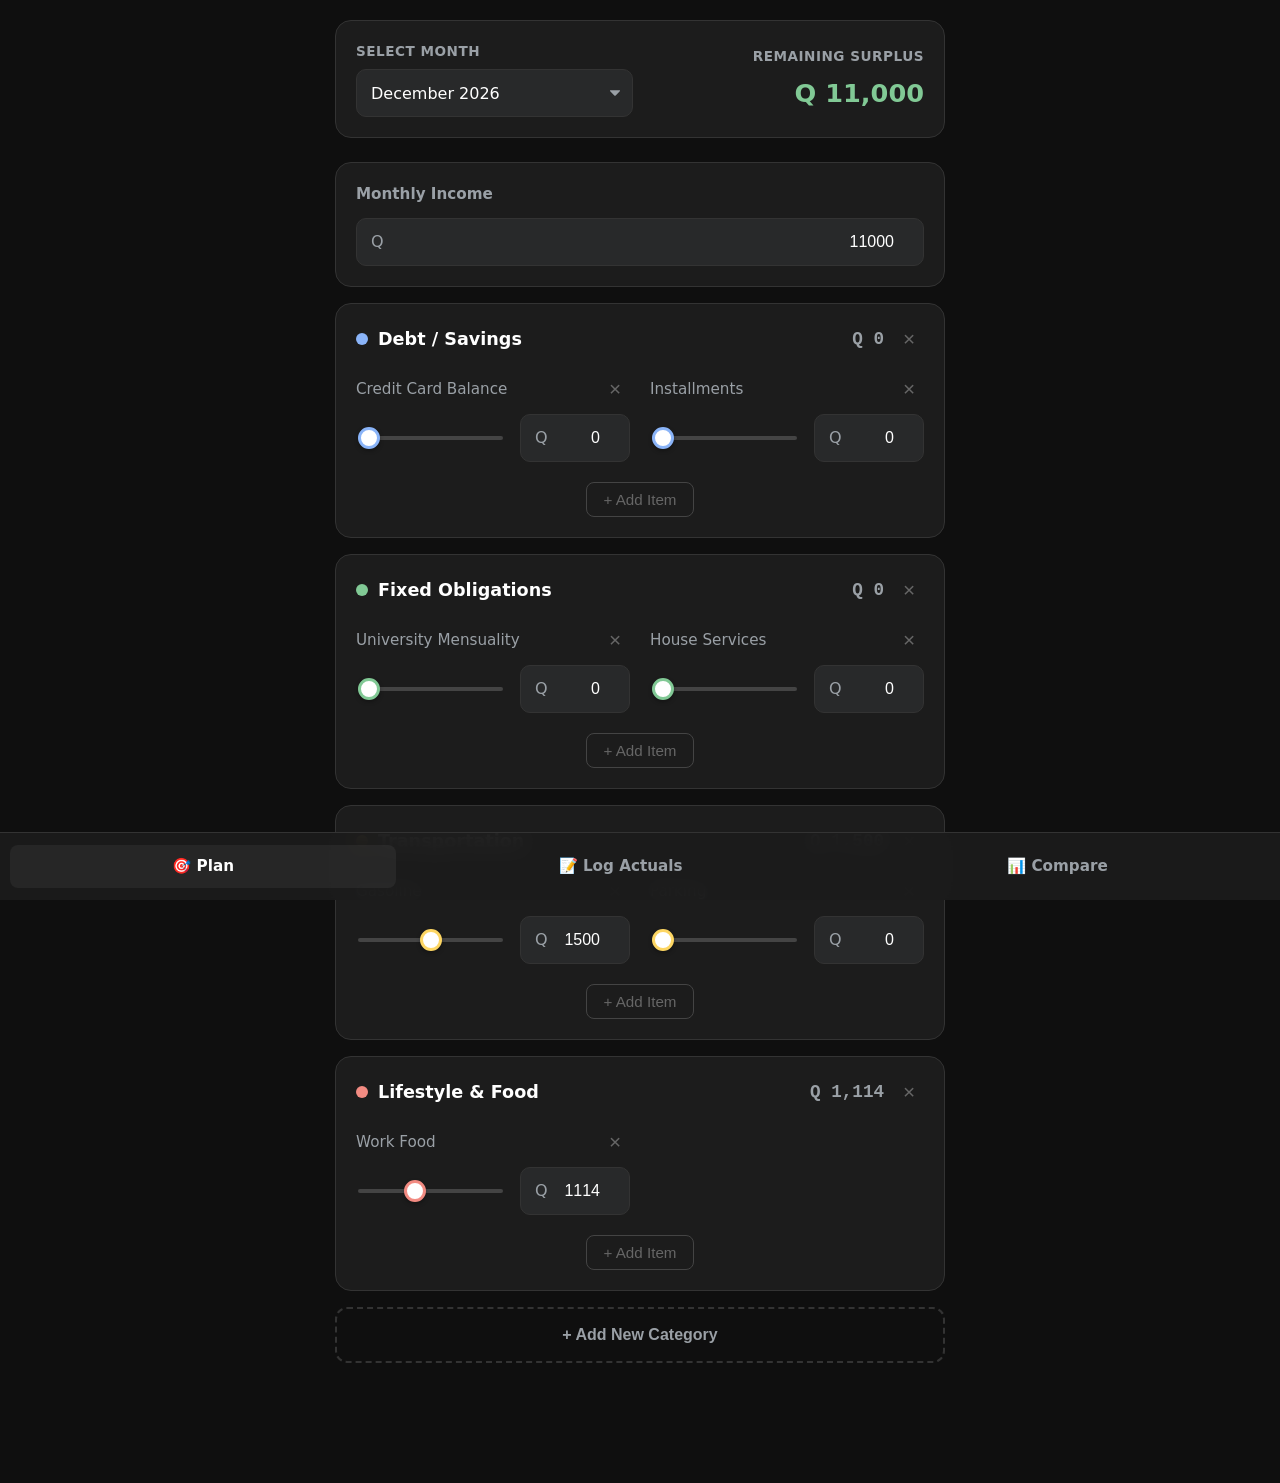
<file: index.html.html>
<!DOCTYPE html>
<html lang="en">
<head>
    <meta charset="UTF-8">
    <meta name="viewport" content="width=device-width, initial-scale=1.0, maximum-scale=1.0, user-scalable=no">
    <meta name="apple-mobile-web-app-capable" content="yes">
    <meta name="apple-mobile-web-app-status-bar-style" content="black-translucent">
    <meta name="apple-mobile-web-app-title" content="Budget">
    <title>Full Budget Tracker</title>
    <style>
        :root {
            --bg: #0f0f0f; --card: #1c1c1c; --card-hover: #222222;
            --text: #ffffff; --text-muted: #9aa0a6; --border: #333333;
            --blue: #8ab4f8; --green: #81c995; --yellow: #fdd663; --red: #f28b82; 
            --purple: #c58af9; --orange: #fcad70;
            --input-bg: #28292a;
            --input-height: 48px; /* Altura estandarizada para todo iOS/Android */
        }
        
        * { box-sizing: border-box; -webkit-tap-highlight-color: transparent; }
        
        body { 
            font-family: system-ui, -apple-system, "Segoe UI", Roboto, sans-serif; 
            background-color: var(--bg); color: var(--text); padding: 0; margin: 0; line-height: 1.5;
            padding-bottom: calc(80px + env(safe-area-inset-bottom)); /* Espacio para iPhone Home Bar */
        }

        .container { max-width: 650px; margin: 0 auto; padding: 20px; }

        /* Top Header */
        .header { 
            display: flex; flex-wrap: wrap; gap: 15px; justify-content: space-between; align-items: center;
            background: var(--card); padding: 20px; border-radius: 16px; margin-bottom: 24px; border: 1px solid var(--border);
        }
        .header-col { display: flex; flex-direction: column; width: 100%; flex: 1; min-width: 130px; }
        .header-title { font-size: 0.85rem; color: var(--text-muted); text-transform: uppercase; letter-spacing: 0.5px; font-weight: 600; margin-bottom: 8px; }
        .surplus { font-size: 1.6rem; font-weight: 700; transition: color 0.3s; }
        
        /* Controles de Formulario Estandarizados */
        select, input[type="text"], input[type="date"] {
            background: var(--input-bg); color: var(--text); border: 1px solid var(--border); border-radius: 10px; 
            height: var(--input-height); padding: 0 14px; font-size: 16px; /* 16px previene el zoom en iOS */
            outline: none; width: 100%; font-family: inherit; -webkit-appearance: none; appearance: none;
        }
        
        /* Flecha personalizada para selectores */
        select {
            background-image: url("data:image/svg+xml;charset=US-ASCII,%3Csvg%20xmlns%3D%22http%3A%2F%2Fwww.w3.org%2F2000%2Fsvg%22%20width%3D%22292.4%22%20height%3D%22292.4%22%3E%3Cpath%20fill%3D%22%239aa0a6%22%20d%3D%22M287%2069.4a17.6%2017.6%200%200%200-13-5.4H18.4c-5%200-9.3%201.8-12.9%205.4A17.6%2017.6%200%200%200%200%2082.2c0%205%201.8%209.3%205.4%2012.9l128%20127.9c3.6%203.6%207.8%205.4%2012.8%205.4s9.2-1.8%2012.8-5.4L287%2095c3.5-3.5%205.4-7.8%205.4-12.8%200-5-1.9-9.2-5.5-12.8z%22%2F%3E%3C%2Fsvg%3E");
            background-repeat: no-repeat, repeat;
            background-position: right .7em top 50%, 0 0;
            background-size: .65em auto, 100%;
        }
        
        select:focus, input:focus { border-color: #666; }

        .input-prefix {
            display: flex; align-items: center; background: var(--input-bg); border: 1px solid var(--border); 
            border-radius: 10px; padding: 0 14px; height: var(--input-height); width: 100%;
        }
        .input-prefix span { color: var(--text-muted); font-size: 16px; font-weight: 500; }
        .input-prefix input { 
            border: none; background: transparent; padding: 0 0 0 8px; color: var(--text); 
            font-size: 16px; width: 100%; height: 100%; text-align: right; outline: none;
        }

        /* Shared UI */
        .section { background: var(--card); border: 1px solid var(--border); border-radius: 16px; padding: 20px; margin-bottom: 16px; }
        .section-header { display: flex; justify-content: space-between; align-items: center; font-size: 1.1rem; font-weight: 600; margin-bottom: 20px; }
        .dot { height: 12px; width: 12px; border-radius: 50%; display: inline-block; margin-right: 10px; }
        .bg-blue { background-color: var(--blue); } .bg-green { background-color: var(--green); } 
        .bg-yellow { background-color: var(--yellow); } .bg-red { background-color: var(--red); }
        .bg-purple { background-color: var(--purple); } .bg-orange { background-color: var(--orange); }

        .total-amount { font-family: monospace; font-size: 1.1rem; color: var(--text-muted); }
        .grid { display: grid; grid-template-columns: 1fr 1fr; gap: 20px; }
        @media (max-width: 550px) { .grid { grid-template-columns: 1fr; } }
        
        .item-label-row { display: flex; justify-content: space-between; align-items: center; margin-bottom: 10px; }
        .item-label { font-size: 0.95rem; color: var(--text-muted); font-weight: 500; }
        
        .icon-btn { background: transparent; border: none; color: #666; cursor: pointer; font-size: 1.3rem; width: 30px; height: 30px; display: flex; align-items: center; justify-content: center; border-radius: 50%; transition: 0.2s; }
        .icon-btn:hover { color: var(--red); background: rgba(255,0,0,0.1); }
        
        .primary-btn { 
            width: 100%; background: var(--blue); color: #000; border: none; border-radius: 10px; 
            height: var(--input-height); font-size: 1rem; font-weight: 600; cursor: pointer; margin-top: 10px; 
            display: flex; align-items: center; justify-content: center;
        }
        .primary-btn:hover { background: #6b9dfa; }
        
        .add-cat-btn { 
            width: 100%; background: transparent; border: 2px dashed var(--border); border-radius: 12px; 
            color: var(--text-muted); height: 56px; font-size: 1rem; font-weight: 600; cursor: pointer; 
            margin-bottom: 20px; display: flex; align-items: center; justify-content: center;
        }

        /* Sliders Layout */
        .slider-row { display: flex; align-items: center; gap: 15px; }
        input[type=range] { -webkit-appearance: none; flex-grow: 1; background: transparent; }
        input[type=range]::-webkit-slider-runnable-track { width: 100%; height: 4px; background: #444; border-radius: 2px; }
        input[type=range]::-webkit-slider-thumb { -webkit-appearance: none; height: 22px; width: 22px; border-radius: 50%; background: var(--text); margin-top: -9px; border: 3px solid var(--text); box-shadow: 0 2px 4px rgba(0,0,0,0.3); }
        
        .blue-section input[type=range]::-webkit-slider-thumb { border-color: var(--blue); }
        .green-section input[type=range]::-webkit-slider-thumb { border-color: var(--green); }
        .yellow-section input[type=range]::-webkit-slider-thumb { border-color: var(--yellow); }
        .red-section input[type=range]::-webkit-slider-thumb { border-color: var(--red); }
        .purple-section input[type=range]::-webkit-slider-thumb { border-color: var(--purple); }
        .orange-section input[type=range]::-webkit-slider-thumb { border-color: var(--orange); }

        /* Navigation */
        .bottom-nav { 
            position: fixed; bottom: 0; left: 0; width: 100%; background: rgba(28, 28, 28, 0.95); 
            backdrop-filter: blur(10px); border-top: 1px solid var(--border); display: flex; 
            justify-content: space-around; padding: 12px 10px calc(12px + env(safe-area-inset-bottom)) 10px; z-index: 100; 
        }
        .nav-item { color: var(--text-muted); font-size: 0.95rem; font-weight: 600; text-align: center; cursor: pointer; padding: 10px; flex-grow: 1; transition: 0.2s; border-radius: 8px; }
        .nav-item.active { color: var(--text); background: rgba(255,255,255,0.05); }

        /* Views */
        .view { display: none; }
        .view.active { display: block; }

        /* Log History List */
        .log-list { margin-top: 20px; }
        .log-item-card { display: flex; justify-content: space-between; align-items: center; background: var(--input-bg); padding: 16px; border-radius: 12px; margin-bottom: 12px; border-left: 5px solid var(--border); box-shadow: 0 2px 4px rgba(0,0,0,0.05); }
        .log-info { display: flex; flex-direction: column; }
        .log-desc { font-weight: 500; font-size: 1rem; color: var(--text); }
        .log-meta { font-size: 0.85rem; color: var(--text-muted); margin-top: 4px; }
        .log-amount { font-family: monospace; font-size: 1.15rem; font-weight: 600; }

        /* Comparison Bars */
        .compare-row { margin-bottom: 22px; }
        .compare-labels { display: flex; justify-content: space-between; font-size: 0.95rem; margin-bottom: 8px; }
        .compare-bar-bg { width: 100%; height: 10px; background: #333; border-radius: 5px; overflow: hidden; position: relative; }
        .compare-bar-fill { height: 100%; border-radius: 5px; transition: width 0.4s; }
        .over-budget { background-color: var(--red) !important; }
        
        .cat-compare-card { background: var(--card); border: 1px solid var(--border); border-radius: 16px; padding: 20px; margin-bottom: 20px; }
        .cat-compare-title { font-size: 1.1rem; font-weight: 600; margin-bottom: 20px; display: flex; align-items: center; }
        
        /* FormGroup util para espaciado en la tab LOG */
        .form-group { margin-bottom: 18px; }
        .form-group label { display: block; font-size: 0.95rem; color: var(--text-muted); font-weight: 500; margin-bottom: 8px; }
    </style>
</head>
<body>

    <div class="container">
        <!-- Global Header -->
        <div class="header">
            <div class="header-col">
                <div class="header-title">Select Month</div>
                <select id="monthSelector" onchange="changeMonth()">
                    <option value="2026-11">November 2026</option>
                    <option value="2026-12" selected>December 2026</option>
                    <option value="2027-01">January 2027</option>
                    <option value="2027-02">February 2027</option>
                </select>
            </div>
            <div class="header-col" style="text-align: right; min-width: 140px;">
                <div class="header-title">Remaining Surplus</div>
                <div id="surplusDisplay" class="surplus">Q 0</div>
            </div>
        </div>

        <!-- VIEW 1: PLAN BUDGET -->
        <div id="view-plan" class="view active">
            <div class="section">
                <div class="item-label-row" style="margin-bottom: 12px;"><span class="item-label" style="font-weight: 600;">Monthly Income</span></div>
                <div class="input-prefix"><span>Q</span><input type="number" id="incomeInput" value="0"></div>
            </div>
            <div id="appContainer"></div>
            <button class="add-cat-btn" onclick="addCategory()">+ Add New Category</button>
        </div>

        <!-- VIEW 2: LOG ACTUAL EXPENSES -->
        <div id="view-log" class="view">
            <div class="section">
                <div class="section-header">Record New Expense</div>
                
                <div class="form-group">
                    <label>Amount</label>
                    <div class="input-prefix"><span>Q</span><input type="number" id="logAmount" placeholder="0.00"></div>
                </div>
                
                <div class="form-group">
                    <label>Description</label>
                    <input type="text" id="logDesc" placeholder="e.g., Shell Gas Station">
                </div>
                
                <div class="form-group">
                    <label>Category</label>
                    <select id="logCat" onchange="updateLogItems()"></select>
                </div>
                
                <div class="form-group">
                    <label>Specific Item</label>
                    <select id="logItem"></select>
                </div>
                
                <div class="form-group">
                    <label>Date</label>
                    <input type="date" id="logDate">
                </div>
                
                <button class="primary-btn" onclick="saveActualExpense()">Log Expense</button>
            </div>

            <div class="section-header" style="margin-top: 30px;">Recent Logs (This Month)</div>
            <div id="logHistoryContainer" class="log-list"></div>
        </div>

        <!-- VIEW 3: COMPARE (BUDGET VS ACTUAL) -->
        <div id="view-compare" class="view">
            <div class="section">
                <div class="section-header">Monthly Overview</div>
                <div class="compare-row" style="margin-bottom: 0;">
                    <div class="compare-labels">
                        <span style="font-weight:600;">Total Spending</span>
                        <span id="overviewText">Q0 Actual / Q0 Budgeted</span>
                    </div>
                    <div class="compare-bar-bg" style="height: 12px;">
                        <div id="overviewBar" class="compare-bar-fill bg-blue" style="width: 0%;"></div>
                    </div>
                </div>
            </div>
            <div id="compareContainer"></div>
        </div>
    </div>

    <!-- Bottom Navigation -->
    <div class="bottom-nav">
        <div class="nav-item active" onclick="switchTab('plan', this)">🎯 Plan</div>
        <div class="nav-item" onclick="switchTab('log', this)">📝 Log Actuals</div>
        <div class="nav-item" onclick="switchTab('compare', this)">📊 Compare</div>
    </div>

    <script>
        const formatMoney = (amount) => amount.toLocaleString('en-US', {minimumFractionDigits: 0, maximumFractionDigits: 2});
        let currentMonth = document.getElementById('monthSelector').value;
        
        // Auto-set today's date
        document.getElementById('logDate').valueAsDate = new Date();

        const defaultSchema = [
            { id: 'cat_debt', title: 'Debt / Savings', color: 'blue', items: [ { id: 'cc_balance', label: 'Credit Card Balance' }, { id: 'installments', label: 'Installments' } ]},
            { id: 'cat_fixed', title: 'Fixed Obligations', color: 'green', items: [ { id: 'university', label: 'University Mensuality' }, { id: 'house', label: 'House Services' }]},
            { id: 'cat_trans', title: 'Transportation', color: 'yellow', items: [ { id: 'gasoline', label: 'Gasoline' }, { id: 'parking', label: 'Parking' }]},
            { id: 'cat_life', title: 'Lifestyle & Food', color: 'red', items: [ { id: 'work_food', label: 'Work Food' }]}
        ];

        let schema = JSON.parse(localStorage.getItem('budget_schema')) || defaultSchema;
        let allValues = JSON.parse(localStorage.getItem('budget_values')) || { '2026-12': { income: 11000, gasoline: 1500, work_food: 1114 } };
        let allActuals = JSON.parse(localStorage.getItem('budget_actuals')) || {}; 

        // ----------- TAB NAVIGATION -----------
        function switchTab(tabName, el) {
            document.querySelectorAll('.view').forEach(v => v.classList.remove('active'));
            document.querySelectorAll('.nav-item').forEach(v => v.classList.remove('active'));
            document.getElementById(`view-${tabName}`).classList.add('active');
            el.classList.add('active');

            if(tabName === 'plan') renderPlanTab();
            if(tabName === 'log') renderLogTab();
            if(tabName === 'compare') renderCompareTab();
            
            updateGlobalHeader();
        }

        function changeMonth() {
            currentMonth = document.getElementById('monthSelector').value;
            renderPlanTab();
            renderLogTab();
            renderCompareTab();
            updateGlobalHeader();
        }

        // ----------- DATA HELPERS -----------
        function getBudgetVal(id) {
            if (!allValues[currentMonth]) allValues[currentMonth] = {};
            return allValues[currentMonth][id] || 0;
        }

        function getActualsForMonth() {
            if (!allActuals[currentMonth]) allActuals[currentMonth] = [];
            return allActuals[currentMonth];
        }

        function saveAll() {
            localStorage.setItem('budget_schema', JSON.stringify(schema));
            localStorage.setItem('budget_values', JSON.stringify(allValues));
            localStorage.setItem('budget_actuals', JSON.stringify(allActuals));
            updateGlobalHeader();
        }

        // ----------- VIEW 1: PLAN BUDGET -----------
        function renderPlanTab() {
            const container = document.getElementById('appContainer');
            let html = '';

            schema.forEach(cat => {
                html += `
                <div class="section ${cat.color}-section">
                    <div class="section-header">
                        <div style="display: flex; align-items: center;"><span class="dot bg-${cat.color}"></span> ${cat.title}</div>
                        <div style="display:flex; align-items:center; gap:10px;">
                            <div id="total-${cat.id}" class="total-amount">Q 0</div>
                            <button class="icon-btn" onclick="deleteCategory('${cat.id}')">×</button>
                        </div>
                    </div>
                    <div class="grid">`;
                
                cat.items.forEach(item => {
                    const val = getBudgetVal(item.id);
                    const sliderMax = Math.max(3000, Math.ceil(val / 1000) * 1000); 
                    
                    html += `
                        <div>
                            <div class="item-label-row">
                                <div class="item-label">${item.label}</div>
                                <button class="icon-btn" onclick="deleteItem('${cat.id}', '${item.id}')">×</button>
                            </div>
                            <div class="slider-row">
                                <input type="range" class="slider" data-id="${item.id}" min="0" max="${sliderMax}" value="${val}">
                                <div class="input-prefix" style="width: 110px; flex-shrink: 0;">
                                    <span>Q</span><input type="number" class="num-input" data-id="${item.id}" value="${val}">
                                </div>
                            </div>
                        </div>`;
                });

                html += `</div>
                        <div style="text-align:center; margin-top:20px;">
                            <button class="icon-btn" style="width:auto; height:auto; border:1px solid #444; border-radius:8px; padding:8px 16px; font-size:0.95rem; margin:0 auto;" onclick="addItem('${cat.id}')">+ Add Item</button>
                        </div>
                </div>`;
            });

            container.innerHTML = html;
            document.getElementById('incomeInput').value = getBudgetVal('income');
            
            // Attach Events
            document.getElementById('incomeInput').addEventListener('input', (e) => {
                allValues[currentMonth]['income'] = parseFloat(e.target.value) || 0;
                saveAll();
            });

            document.querySelectorAll('.slider-row').forEach(group => {
                const slider = group.querySelector('.slider');
                const num = group.querySelector('.num-input');
                const id = num.getAttribute('data-id');
                
                const update = (val) => {
                    allValues[currentMonth][id] = parseFloat(val) || 0;
                    saveAll();
                    updateCategoryTotals();
                };

                slider.addEventListener('input', (e) => { num.value = e.target.value; update(e.target.value); });
                num.addEventListener('input', (e) => { 
                    slider.value = e.target.value || 0; 
                    if (parseFloat(e.target.value) > parseFloat(slider.max)) slider.max = Math.ceil(e.target.value / 1000) * 1000;
                    update(e.target.value); 
                });
            });
            updateCategoryTotals();
        }

        function updateCategoryTotals() {
            schema.forEach(cat => {
                let catSum = 0;
                cat.items.forEach(item => { catSum += getBudgetVal(item.id); });
                const el = document.getElementById(`total-${cat.id}`);
                if(el) el.innerText = `Q ${formatMoney(catSum)}`;
            });
        }

        // ----------- VIEW 2: LOG EXPENSES -----------
        function renderLogTab() {
            const catSelect = document.getElementById('logCat');
            catSelect.innerHTML = '<option value="">-- Select Category --</option>';
            schema.forEach(cat => { catSelect.innerHTML += `<option value="${cat.id}">${cat.title}</option>`; });
            
            updateLogItems();
            renderLogHistory();
        }

        function updateLogItems() {
            const catId = document.getElementById('logCat').value;
            const itemSelect = document.getElementById('logItem');
            itemSelect.innerHTML = '<option value="">-- Select Item --</option>';
            
            const cat = schema.find(c => c.id === catId);
            if(cat) { cat.items.forEach(i => { itemSelect.innerHTML += `<option value="${i.id}">${i.label}</option>`; }); }
        }

        function saveActualExpense() {
            const amount = parseFloat(document.getElementById('logAmount').value);
            const desc = document.getElementById('logDesc').value;
            const catId = document.getElementById('logCat').value;
            const itemId = document.getElementById('logItem').value;
            const date = document.getElementById('logDate').value;

            if(!amount || !catId || !itemId) return alert("Please fill amount, category, and item.");

            const cat = schema.find(c => c.id === catId);
            const newTx = { id: 'tx_' + Date.now(), amount, desc: desc || 'Untitled', catId, itemId, date, color: cat.color };
            
            getActualsForMonth().unshift(newTx);
            saveAll();
            
            document.getElementById('logAmount').value = '';
            document.getElementById('logDesc').value = '';
            renderLogHistory();
        }

        function renderLogHistory() {
            const container = document.getElementById('logHistoryContainer');
            const actuals = getActualsForMonth();
            
            if(actuals.length === 0) { container.innerHTML = '<div style="color:var(--text-muted); text-align:center; padding: 20px;">No expenses logged this month yet.</div>'; return; }

            let html = '';
            actuals.forEach(tx => {
                const cat = schema.find(c => c.id === tx.catId);
                const item = cat ? cat.items.find(i => i.id === tx.itemId) : null;
                const itemLabel = item ? item.label : 'Deleted Item';

                html += `
                <div class="log-item-card" style="border-left-color: var(--${tx.color})">
                    <div class="log-info">
                        <div class="log-desc">${tx.desc}</div>
                        <div class="log-meta">${itemLabel} • ${tx.date}</div>
                    </div>
                    <div style="display:flex; align-items:center; gap:10px;">
                        <div class="log-amount">Q ${formatMoney(tx.amount)}</div>
                        <button class="icon-btn" onclick="deleteActual('${tx.id}')">×</button>
                    </div>
                </div>`;
            });
            container.innerHTML = html;
        }

        function deleteActual(txId) {
            allActuals[currentMonth] = getActualsForMonth().filter(tx => tx.id !== txId);
            saveAll();
            renderLogHistory();
        }

        // ----------- VIEW 3: COMPARE -----------
        function renderCompareTab() {
            const container = document.getElementById('compareContainer');
            const actuals = getActualsForMonth();
            let totalBudgeted = 0;
            let totalActual = 0;
            let html = '';

            schema.forEach(cat => {
                let catBudget = 0;
                let catActual = 0;
                let itemsHtml = '';

                cat.items.forEach(item => {
                    const iBudget = getBudgetVal(item.id);
                    const iActual = actuals.filter(tx => tx.itemId === item.id).reduce((sum, tx) => sum + tx.amount, 0);
                    
                    catBudget += iBudget;
                    catActual += iActual;
                    
                    if(iBudget > 0 || iActual > 0) {
                        const iPct = iBudget > 0 ? Math.min((iActual / iBudget) * 100, 100) : 100;
                        const isOver = iActual > iBudget;
                        
                        itemsHtml += `
                        <div class="compare-row">
                            <div class="compare-labels">
                                <span>${item.label}</span>
                                <span style="color: ${isOver ? 'var(--red)' : 'var(--text-muted)'}">Q ${formatMoney(iActual)} / Q ${formatMoney(iBudget)}</span>
                            </div>
                            <div class="compare-bar-bg">
                                <div class="compare-bar-fill bg-${cat.color} ${isOver ? 'over-budget' : ''}" style="width: ${iPct}%;"></div>
                            </div>
                        </div>`;
                    }
                });

                totalBudgeted += catBudget;
                totalActual += catActual;

                if (catBudget > 0 || catActual > 0) {
                    html += `
                    <div class="cat-compare-card">
                        <div class="cat-compare-title"><span class="dot bg-${cat.color}"></span> ${cat.title} <span style="margin-left:auto; font-size:0.95rem; font-weight:normal; color:var(--text-muted)">Q ${formatMoney(catActual)} / Q ${formatMoney(catBudget)}</span></div>
                        ${itemsHtml}
                    </div>`;
                }
            });

            container.innerHTML = html;

            document.getElementById('overviewText').innerText = `Q ${formatMoney(totalActual)} Actual / Q ${formatMoney(totalBudgeted)} Budgeted`;
            const overPct = totalBudgeted > 0 ? Math.min((totalActual / totalBudgeted) * 100, 100) : 0;
            const bar = document.getElementById('overviewBar');
            bar.style.width = `${overPct}%`;
            bar.className = `compare-bar-fill ${totalActual > totalBudgeted ? 'bg-red' : 'bg-blue'}`;
        }

        // ----------- GLOBAL HEADER -----------
        function updateGlobalHeader() {
            const income = getBudgetVal('income');
            const actuals = getActualsForMonth();
            const totalActualExpenses = actuals.reduce((sum, tx) => sum + tx.amount, 0);
            
            const surplus = income - totalActualExpenses;
            const el = document.getElementById('surplusDisplay');
            el.innerText = `Q ${formatMoney(surplus)}`;
            el.style.color = surplus >= 0 ? 'var(--green)' : 'var(--red)';
        }

        // ----------- DYNAMIC STRUCTURE EDITING -----------
        function addCategory() {
            const title = prompt("New category name:");
            if (!title) return;
            const color = prompt("Color (blue, green, yellow, red, purple, orange):", "purple") || "purple";
            schema.push({ id: 'cat_' + Date.now(), title, color, items: [] });
            saveAll();
            renderPlanTab();
        }

        function addItem(catId) {
            const label = prompt("Expense item name:");
            if (!label) return;
            const cat = schema.find(c => c.id === catId);
            cat.items.push({ id: 'item_' + Date.now(), label });
            saveAll();
            renderPlanTab();
        }

        function deleteCategory(id) {
            if(confirm("Delete entire category?")) { schema = schema.filter(c => c.id !== id); saveAll(); renderPlanTab(); }
        }

        function deleteItem(catId, itemId) {
            if(confirm("Delete item?")) {
                const cat = schema.find(c => c.id === catId);
                cat.items = cat.items.filter(i => i.id !== itemId);
                saveAll();
                renderPlanTab();
            }
        }

        // INITIALIZE
        renderPlanTab();
        updateGlobalHeader();
    </script>
</body>
</html>
</file>
